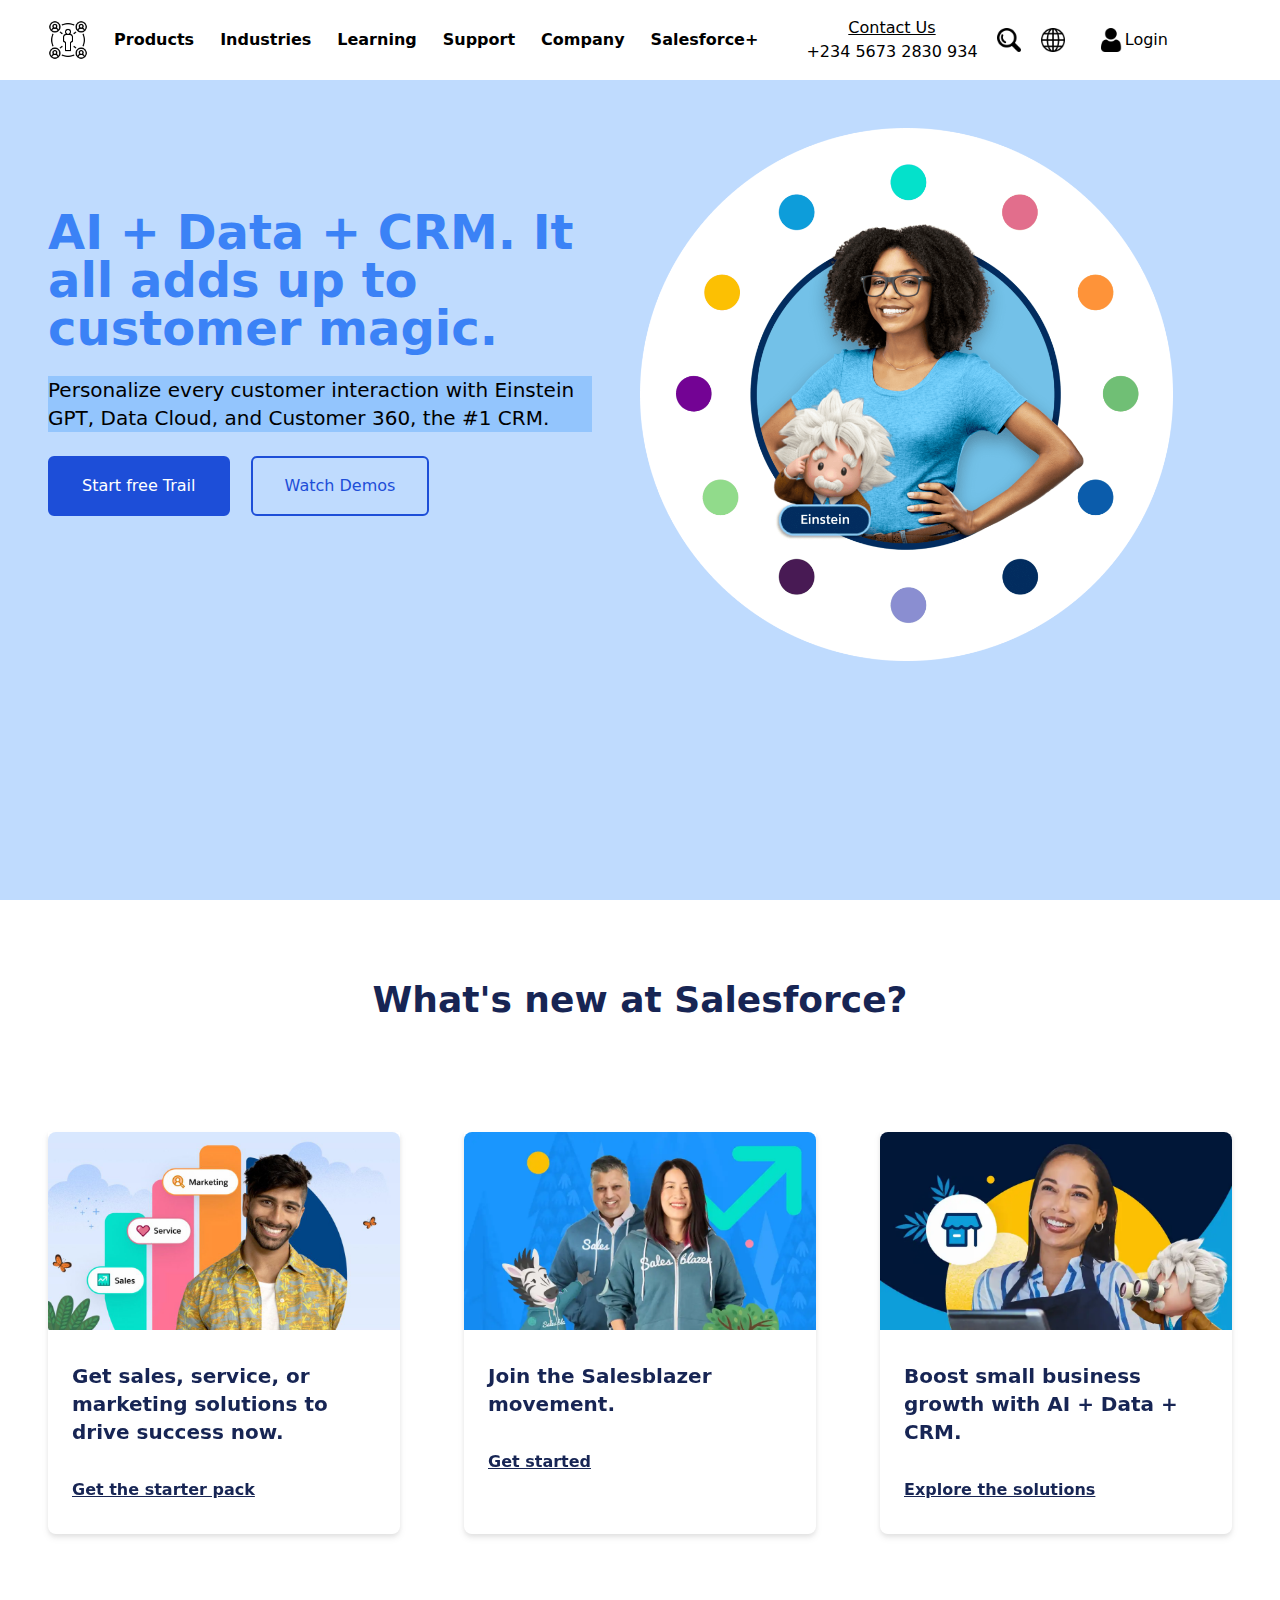
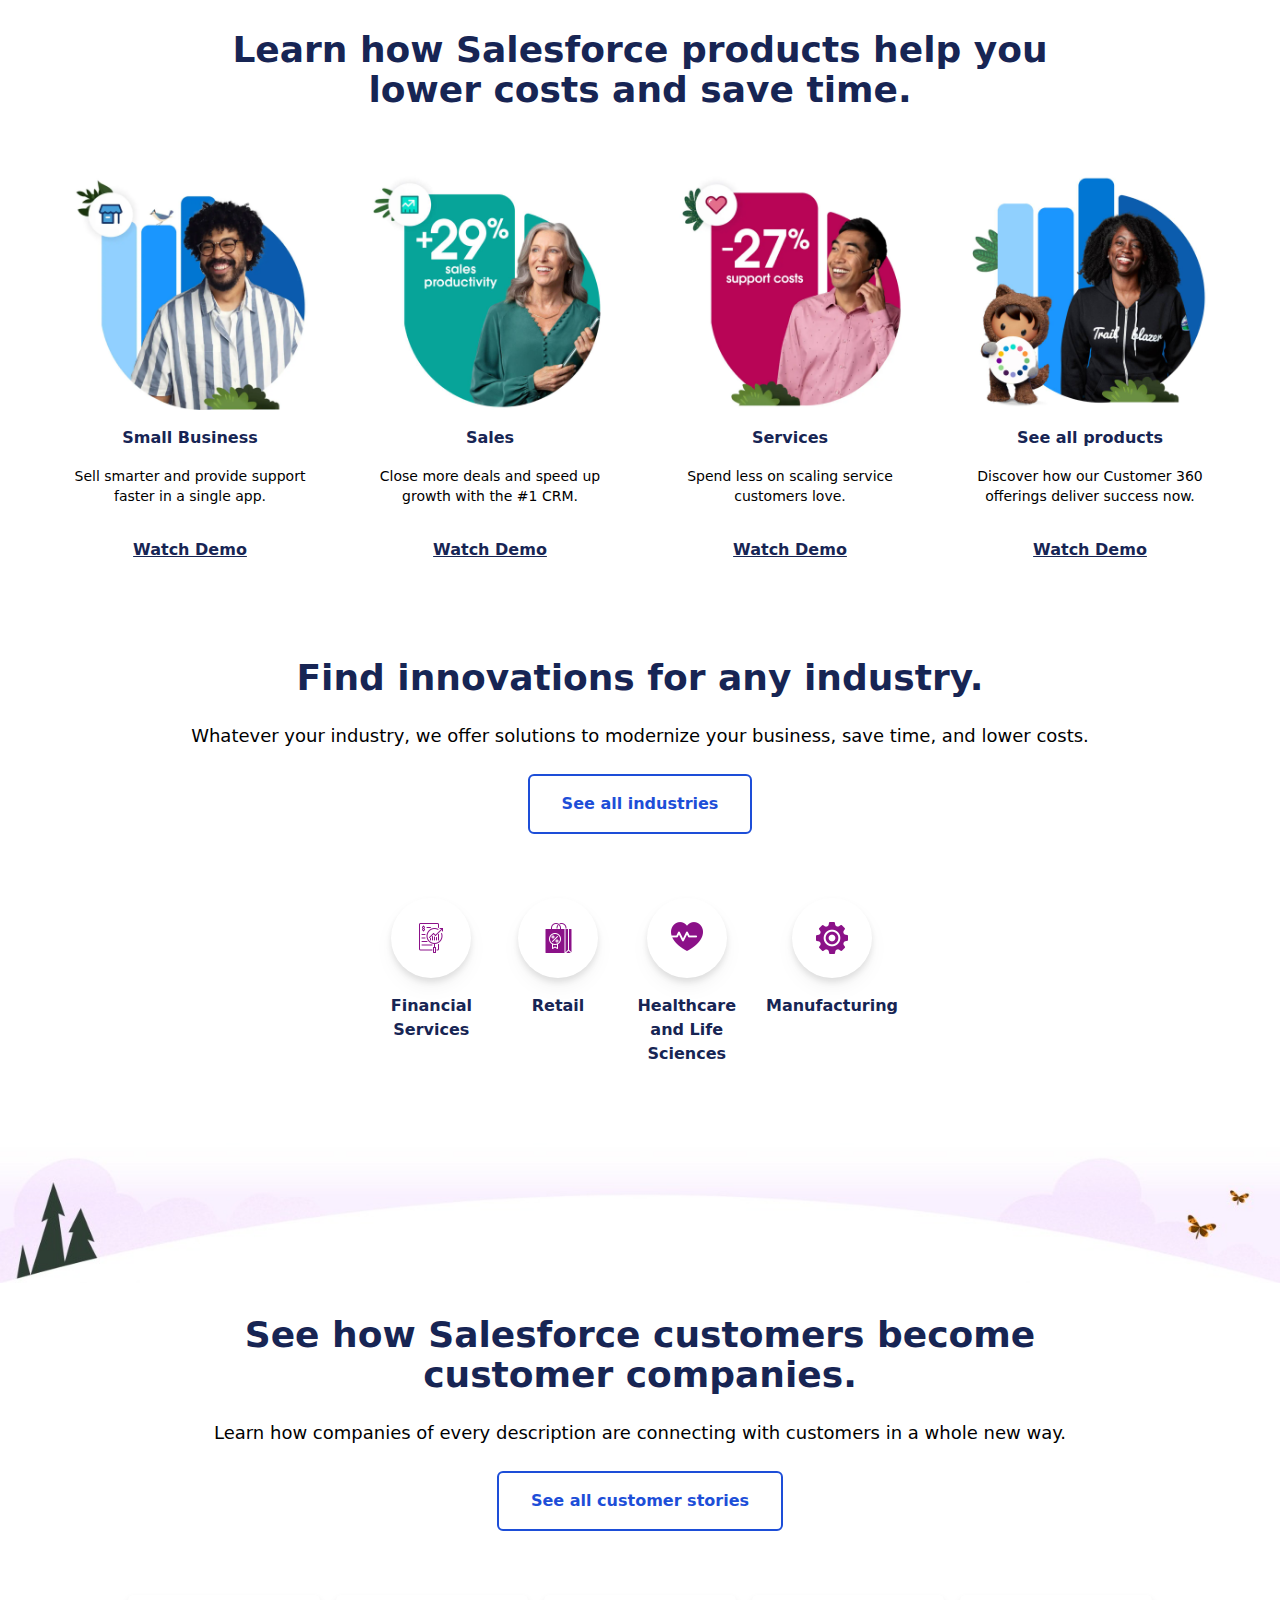
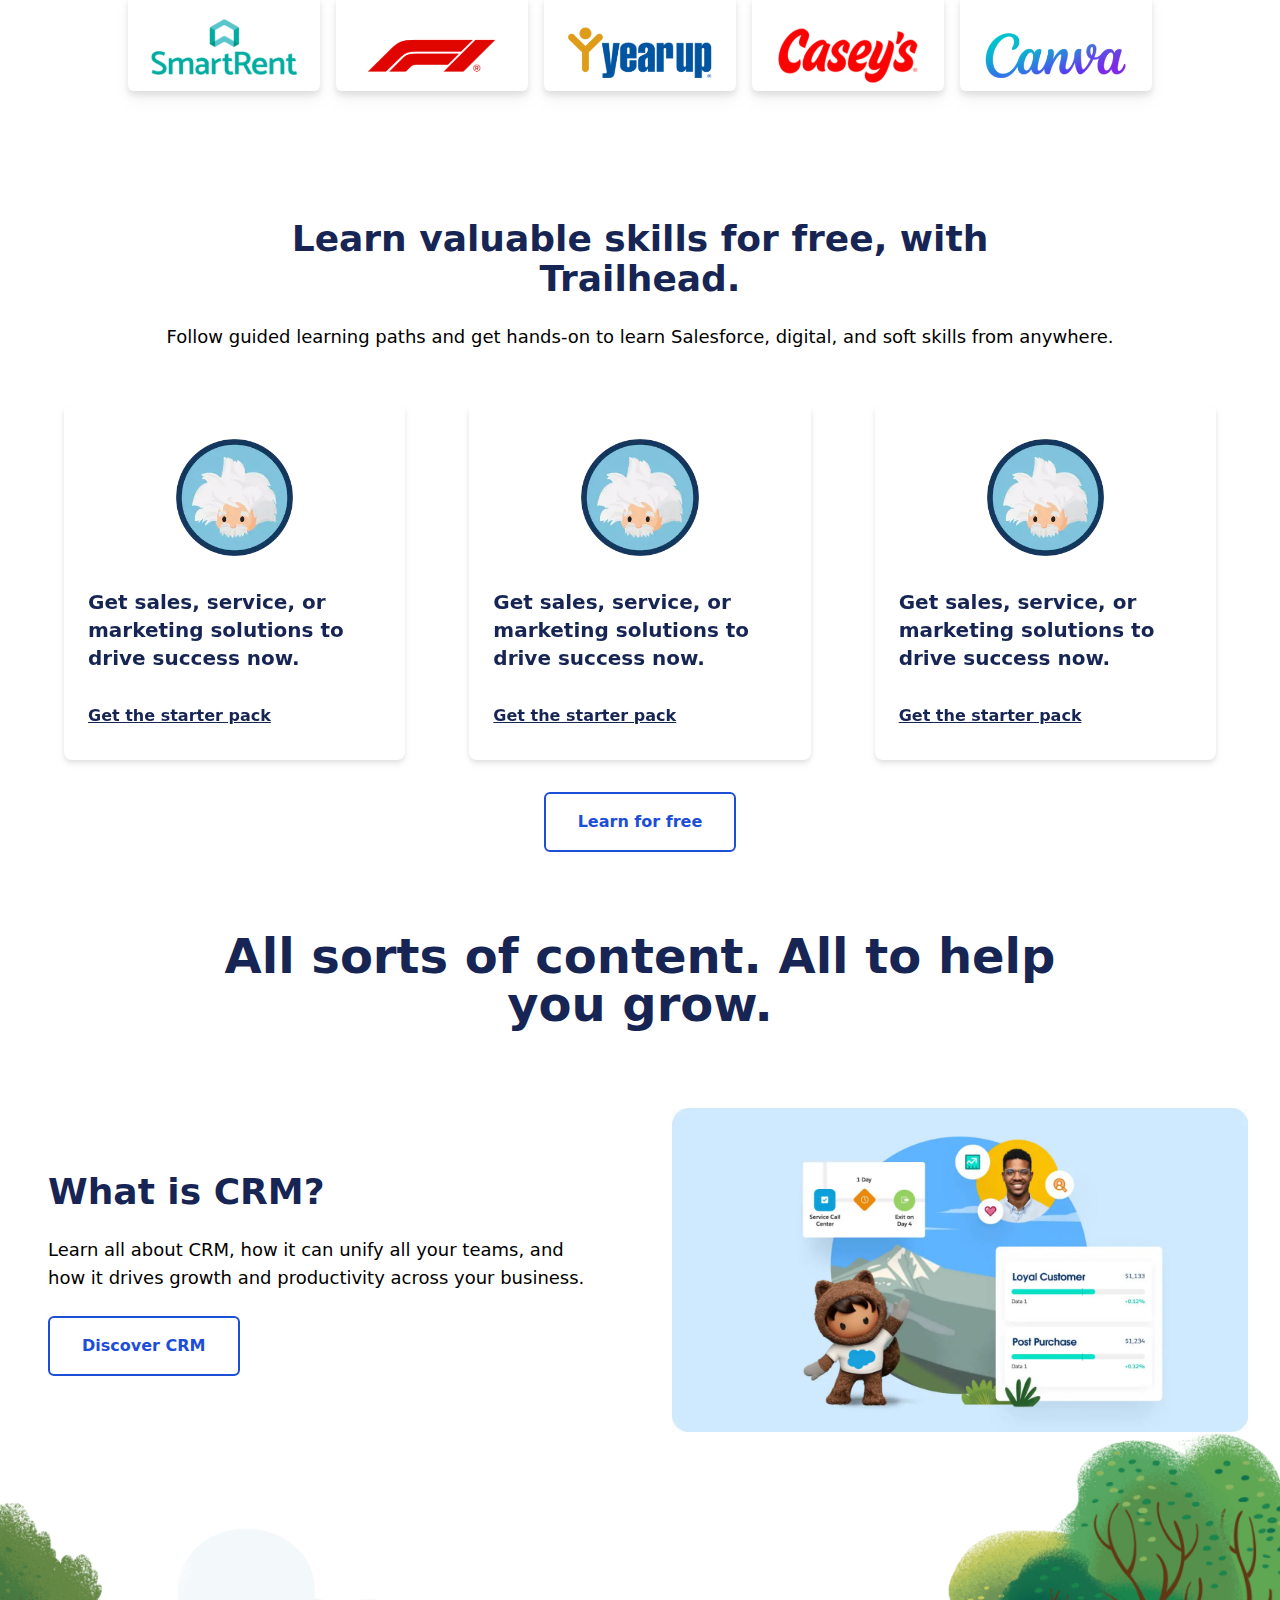
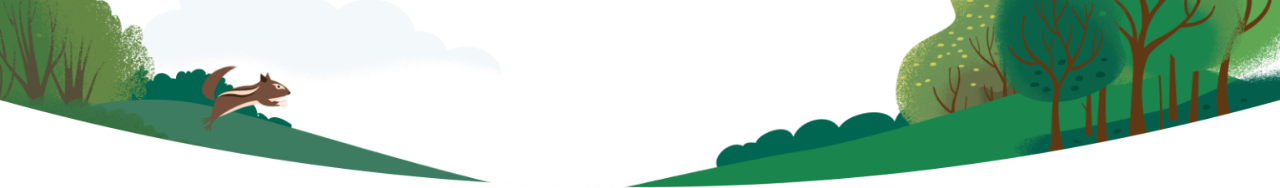
<file: src/salesforce.html>
<!doctype html>
<html>
<head>
  <meta charset="UTF-8">
  <meta name="viewport" content="width=device-width, initial-scale=1.0">
  <link href="/dist/output.css" rel="stylesheet">
  <title>Salesforce</title>
</head>
<body>

    <!-- Navbar -->
    <nav class="fixed bg-white w-full flex px-12 py-4">
        <div class="w-3/5 flex justify-between items-center ">
            <img src="images/interaction.png" alt="" class="w-10">
            <h2 class="font-bold">Products</h2>
            <h2 class="font-bold">Industries</h2>
            <h2 class="font-bold">Learning</h2>
            <h2 class="font-bold">Support</h2>
            <h2 class="font-bold">Company</h2>
            <h2 class="font-bold">Salesforce+</h2>
        </div>
        <div class="flex w-2/5 justify-between items-center px-12">
            <div class="text-center">
                <p class="underline">Contact Us</p>
                <p>+234 5673 2830 934</p>
            </div>
            <img src="images/magnifier.png" alt="" class="w-6">
            <img src="images/world.png" alt="" class="w-6">
            <button class="flex hover:bg-blue-200 px-4 rounded-full py-2"><img src="images/user.png" alt="" class="w-6">Login</button>
        </div>
    </nav>
<!-- End nav -->

    <!-- Top bg -->
    <div class="min-h-screen flex pt-20 bg-blue-200">
        <div class="w-1/2 mt-32 px-12">
            <h1 class="text-5xl font-bold text-blue-500">AI + Data + CRM. It all adds up to customer magic.</h1>
            <p class="my-6 text-xl bg-blue-300">Personalize every customer interaction with Einstein GPT, Data Cloud, and Customer 360, the #1 CRM.</p>
            <div class="space-x-4">
                <button class="rounded-md bg-blue-700 border-2 border-blue-700 text-white py-4 px-8 hover:bg-blue-950 hover:border-blue-950">Start free Trail</button>
                <button class="text-blue-700 border-2 border-blue-700 py-4 px-8 rounded-md hover:bg-blue-200 hover:border-blue-950 hover:text-blue-950">Watch Demos</button>
            </div>
        </div>
        <div class="py-12 w-1/2">
            <img src="images/img1.png" alt="" class=" w-10/12">
        </div>
    </div>
    <!-- end top -->

    <!-- What's new -->
    <div>
        <h1 class="text-center font-bold text-blue-950 text-4xl py-20">What's new at Salesforce?</h1>

        <div class="flex px-4">

            <div class="m-8 drop-shadow-md bg-white rounded-b-lg">
                <div>
                    <img src="images/Wn1.jpg" alt="" class="w-full rounded-t-lg">
                </div>
                
                <div class="text-blue-950 px-6">
                    <h1 class="text-xl font-bold py-8 hover:text-blue-700">Get sales, service, or marketing solutions to drive success now.</h1>
                    <p class="underline font-bold hover:text-blue-700 mb-8">Get the starter pack</p>
                </div>
            </div>

            <div class="m-8 drop-shadow-md bg-white rounded-b-lg">
                <div>
                    <img src="images/wn2.png" alt="" class="w-full rounded-t-lg">
                </div>
                
                <div class="text-blue-950 h-32 px-6">
                    <h1 class="text-xl font-bold py-8 hover:text-blue-700">Join the Salesblazer movement.</h1>
                    <p class="underline font-bold hover:text-blue-700">Get started</p>
                </div>
            </div>

            <div class="m-8 drop-shadow-md bg-white rounded-b-lg">
                <div>
                    <img src="images/wn3.png" alt="" class="w-full rounded-t-lg">
                </div>
                
                <div class="text-blue-950 h-32 px-6">
                    <h1 class="text-xl font-bold py-8 hover:text-blue-700">Boost small business growth with AI + Data + CRM.</h1>
                    <p class="underline font-bold hover:text-blue-700 mb-8">Explore the solutions</p>
                </div>
            </div>

        </div>
    </div>
    <!-- End What's new -->

    <!-- Learn how Salesforce products help you lower costs and save time. -->
    <div>
        <h1 class="text-center font-bold text-blue-950 text-4xl py-16 px-52">Learn how Salesforce products help you lower costs and save time.</h1>
        
        <div class="flex px-12 space-x-4">

            <div class="text-center">
                <img src="images/php-products-small-business.jpg" alt="" class="px-6">
                <div class="px-4">
                    <h1 class="font-bold text-blue-950 my-4">Small Business</h1>
                    <p class="text-sm mb-8">Sell smarter and provide support faster in a single app.</p>
                    <a href="#" class="underline text-blue-950 font-semibold hover:text-blue-700 my-4">Watch Demo</a>
                </div>
            </div>
   
            <div class="text-center">
                <img src="images/php-products-sales.jpg" alt="" class="px-6">
                <div class="px-4">
                    <h1 class="font-bold text-blue-950 my-4">Sales</h1>
                    <p class="text-sm mb-8">Close more deals and speed up growth with the #1 CRM.</p>
                    <a href="#" class="underline text-blue-950 font-semibold hover:text-blue-700 my-4">Watch Demo</a>
                </div>
            </div>
   
            <div class="text-center">
                <img src="images/php-products-service.jpg" alt="" class="px-6">
                <div class="px-4">
                    <h1 class="font-bold text-blue-950 my-4">Services</h1>
                    <p class="text-sm mb-8">Spend less on scaling service customers love.</p>
                    <a href="#" class="underline text-blue-950 font-semibold hover:text-blue-700 my-4">Watch Demo</a>
                </div>
            </div>
   
            <div class="text-center">
                <img src="images/php-products-all-products.jpg" alt="" class="px-6">
                <div class="px-4">
                    <h1 class="font-bold text-blue-950 my-4">See all products</h1>
                    <p class="text-sm mb-8">Discover how our Customer 360 offerings deliver success now.</p>
                    <a href="#" class="underline text-blue-950 font-semibold hover:text-blue-700 my-4">Watch Demo</a>
                </div>
            </div>
   
        </div>
    </div>
    <!-- End Learn how Salesforce products help you lower costs and save time. -->

    <!-- Find innovations for any industry. -->
    <div>
        <h1 class="text-center font-bold text-blue-950 text-4xl pt-24 px-52">Find innovations for any industry.</h1>
        <p class="text-lg text-center py-6">Whatever your industry, we offer solutions to modernize your business, save time, and lower costs.</p>
        <div class="flex justify-center">
            <button class="text-blue-700 font-bold border-2 border-blue-700 py-4 px-8 rounded-md hover:bg-blue-200 hover:border-blue-950 hover:text-blue-950">See all industries</button>
        </div>
    </div>
   
    
    <div class="py-16 mx-96 flex space-x-8">
        <div class="w-1/4 flex flex-col  items-center">
            <div class="bg-white w-20 h-20 rounded-full drop-shadow-lg relative">
                <img src="images/money.png" alt="" class="absolute p-6">
            </div>
            <p class="font-bold text-blue-950 mt-4 text-center hover:text-blue-700">Financial Services</p>
        </div>
        <div class="w-1/4 flex flex-col  items-center">
            <div class="bg-white w-20 h-20 rounded-full drop-shadow-lg relative">
                <img src="images/shopping-bag.png" alt="" class="absolute p-6">
            </div>
            <p class="font-bold text-blue-950 mt-4 text-center hover:text-blue-700">Retail</p>
        </div>
        <div class="w-1/4 flex flex-col  items-center">
            <div class="bg-white w-20 h-20 rounded-full drop-shadow-lg relative">
                <img src="images/heart-attack.png" alt="" class="absolute p-6">
            </div>
            <p class="font-bold text-blue-950 mt-4 text-center hover:text-blue-700">Healthcare and Life Sciences</p>
        </div>
        <div class="w-1/4 flex flex-col  items-center">
            <div class="bg-white w-20 h-20 rounded-full drop-shadow-lg relative">
                <img src="images/gear.png" alt="" class="absolute p-6">
            </div>
            <p class="font-bold text-blue-950 mt-4 text-center hover:text-blue-700">Manufacturing</p>
        </div>
        
    </div>
     <!-- End Find innovations for any industry. -->


    <img src="images/hp-industries-page-break-bg.jpg" alt="">

    <!-- See how Salesforce customers become customer companies. -->
    <div>
        <h1 class="text-center font-bold text-blue-950 text-4xl pt-8 px-52">See how Salesforce customers become customer companies.</h1>
        <p class="text-lg text-center py-6">Learn how companies of every description are connecting with customers in a whole new way.</p>
        <div class="flex justify-center">
            <button class="text-blue-700 font-bold border-2 border-blue-700 py-4 px-8 rounded-md hover:bg-blue-200 hover:border-blue-950 hover:text-blue-950">See all customer stories</button>
        </div>
    </div>

    <div class="py-16 flex justify-center space-x-4">
            <div class="bg-white w-48 h-24 rounded-md drop-shadow-lg">
                <img src="images/smartrent.png" alt="" class="p-4">
            </div>
            <div class="bg-white w-48 h-24 rounded-md drop-shadow-lg">
                <img src="images/FI.png" alt="" class="p-4">
            </div>
            <div class="bg-white w-48 h-24 rounded-md drop-shadow-lg">
                <img src="images/YEARUP.png" alt="" class="p-4">
            </div>
            <div class="bg-white w-48 h-24 rounded-md drop-shadow-lg">
                <img src="images/CASEYS.png" alt="" class="p-4">
            </div>
            <div class="bg-white w-48 h-24 rounded-md drop-shadow-lg">
                <img src="images/CANVA.png" alt="" class="p-4">
            </div>
    </div>
    <!-- end See how Salesforce customers become customer companies. -->

    <!-- Learn valuable skills for free, with Trailhead. -->
    <div>
        <h1 class="text-center font-bold text-blue-950 text-4xl mt-16 px-52">Learn valuable skills for free, with Trailhead.</h1>
        <p class="text-lg text-center py-6">Follow guided learning paths and get hands-on to learn Salesforce, digital, and soft skills from anywhere.</p>
        
        <div class="flex px-8">

            <div class="m-8 drop-shadow-md bg-white rounded-b-lg">
                <div class="flex justify-center">
                    <img src="images/Einstein1.png" alt="" class="px-28 my-8">
                </div>
                
                <div class="text-blue-950 px-6">
                    <h1 class="text-xl font-bold pb-8 hover:text-blue-700">Get sales, service, or marketing solutions to drive success now.</h1>
                    <p class="underline font-bold hover:text-blue-700 mb-8">Get the starter pack</p>
                </div>
            </div>
            
            <div class="m-8 drop-shadow-md bg-white rounded-b-lg">
                <div class="flex justify-center">
                    <img src="images/Einstein1.png" alt="" class="px-28 my-8">
                </div>
                
                <div class="text-blue-950 px-6">
                    <h1 class="text-xl font-bold pb-8 hover:text-blue-700">Get sales, service, or marketing solutions to drive success now.</h1>
                    <p class="underline font-bold hover:text-blue-700 mb-8">Get the starter pack</p>
                </div>
            </div>

            <div class="m-8 drop-shadow-md bg-white rounded-b-lg">
                <div class="flex justify-center">
                    <img src="images/Einstein1.png" alt="" class="px-28 my-8">
                </div>
                
                <div class="text-blue-950 px-6">
                    <h1 class="text-xl font-bold pb-8 hover:text-blue-700">Get sales, service, or marketing solutions to drive success now.</h1>
                    <p class="underline font-bold hover:text-blue-700 mb-8">Get the starter pack</p>
                </div>
            </div>

        </div>

        <div class="flex justify-center">
            <button class="text-blue-700 font-bold border-2 border-blue-700 py-4 px-8 rounded-md hover:bg-blue-200 hover:border-blue-950 hover:text-blue-950">Learn for free</button>
        </div>
    </div>
    <!--End Learn valuable skills for free, with Trailhead. -->

    <!-- CRM -->
    <div>
        <h1 class="text-center font-bold text-blue-950 text-5xl my-20 px-52">All sorts of content. All to help you grow.</h1>
        
        <div class="flex">
            <div class="w-1/2 px-12">
                <h1 class="font-bold text-blue-950 text-4xl mt-16">What is CRM?</h1>
                <p class="py-6 text-lg">Learn all about CRM, how it can unify all your teams, and how it drives growth and productivity across your business.</p>
                <div class="flex">
                    <button class="text-blue-700 font-bold border-2 border-blue-700 py-4 px-8 rounded-md hover:bg-blue-200 hover:border-blue-950 hover:text-blue-950">Discover CRM</button>
                </div>
            </div>
            <div class="w-1/2 px-8 h-10/12">
                <img src="images/CRM.png" alt="">
            </div>
        </div>
    </div>
    <!-- End CRM -->

    <div>
        <img src="images/curved_background.webp" alt="">
    </div>

</body>
</html>
</file>
<file: dist/output.css>
/*
! tailwindcss v3.3.2 | MIT License | https://tailwindcss.com
*/

/*
1. Prevent padding and border from affecting element width. (https://github.com/mozdevs/cssremedy/issues/4)
2. Allow adding a border to an element by just adding a border-width. (https://github.com/tailwindcss/tailwindcss/pull/116)
*/

*,
::before,
::after {
  box-sizing: border-box;
  /* 1 */
  border-width: 0;
  /* 2 */
  border-style: solid;
  /* 2 */
  border-color: #e5e7eb;
  /* 2 */
}

::before,
::after {
  --tw-content: '';
}

/*
1. Use a consistent sensible line-height in all browsers.
2. Prevent adjustments of font size after orientation changes in iOS.
3. Use a more readable tab size.
4. Use the user's configured `sans` font-family by default.
5. Use the user's configured `sans` font-feature-settings by default.
6. Use the user's configured `sans` font-variation-settings by default.
*/

html {
  line-height: 1.5;
  /* 1 */
  -webkit-text-size-adjust: 100%;
  /* 2 */
  -moz-tab-size: 4;
  /* 3 */
  -o-tab-size: 4;
     tab-size: 4;
  /* 3 */
  font-family: ui-sans-serif, system-ui, -apple-system, BlinkMacSystemFont, "Segoe UI", Roboto, "Helvetica Neue", Arial, "Noto Sans", sans-serif, "Apple Color Emoji", "Segoe UI Emoji", "Segoe UI Symbol", "Noto Color Emoji";
  /* 4 */
  font-feature-settings: normal;
  /* 5 */
  font-variation-settings: normal;
  /* 6 */
}

/*
1. Remove the margin in all browsers.
2. Inherit line-height from `html` so users can set them as a class directly on the `html` element.
*/

body {
  margin: 0;
  /* 1 */
  line-height: inherit;
  /* 2 */
}

/*
1. Add the correct height in Firefox.
2. Correct the inheritance of border color in Firefox. (https://bugzilla.mozilla.org/show_bug.cgi?id=190655)
3. Ensure horizontal rules are visible by default.
*/

hr {
  height: 0;
  /* 1 */
  color: inherit;
  /* 2 */
  border-top-width: 1px;
  /* 3 */
}

/*
Add the correct text decoration in Chrome, Edge, and Safari.
*/

abbr:where([title]) {
  -webkit-text-decoration: underline dotted;
          text-decoration: underline dotted;
}

/*
Remove the default font size and weight for headings.
*/

h1,
h2,
h3,
h4,
h5,
h6 {
  font-size: inherit;
  font-weight: inherit;
}

/*
Reset links to optimize for opt-in styling instead of opt-out.
*/

a {
  color: inherit;
  text-decoration: inherit;
}

/*
Add the correct font weight in Edge and Safari.
*/

b,
strong {
  font-weight: bolder;
}

/*
1. Use the user's configured `mono` font family by default.
2. Correct the odd `em` font sizing in all browsers.
*/

code,
kbd,
samp,
pre {
  font-family: ui-monospace, SFMono-Regular, Menlo, Monaco, Consolas, "Liberation Mono", "Courier New", monospace;
  /* 1 */
  font-size: 1em;
  /* 2 */
}

/*
Add the correct font size in all browsers.
*/

small {
  font-size: 80%;
}

/*
Prevent `sub` and `sup` elements from affecting the line height in all browsers.
*/

sub,
sup {
  font-size: 75%;
  line-height: 0;
  position: relative;
  vertical-align: baseline;
}

sub {
  bottom: -0.25em;
}

sup {
  top: -0.5em;
}

/*
1. Remove text indentation from table contents in Chrome and Safari. (https://bugs.chromium.org/p/chromium/issues/detail?id=999088, https://bugs.webkit.org/show_bug.cgi?id=201297)
2. Correct table border color inheritance in all Chrome and Safari. (https://bugs.chromium.org/p/chromium/issues/detail?id=935729, https://bugs.webkit.org/show_bug.cgi?id=195016)
3. Remove gaps between table borders by default.
*/

table {
  text-indent: 0;
  /* 1 */
  border-color: inherit;
  /* 2 */
  border-collapse: collapse;
  /* 3 */
}

/*
1. Change the font styles in all browsers.
2. Remove the margin in Firefox and Safari.
3. Remove default padding in all browsers.
*/

button,
input,
optgroup,
select,
textarea {
  font-family: inherit;
  /* 1 */
  font-size: 100%;
  /* 1 */
  font-weight: inherit;
  /* 1 */
  line-height: inherit;
  /* 1 */
  color: inherit;
  /* 1 */
  margin: 0;
  /* 2 */
  padding: 0;
  /* 3 */
}

/*
Remove the inheritance of text transform in Edge and Firefox.
*/

button,
select {
  text-transform: none;
}

/*
1. Correct the inability to style clickable types in iOS and Safari.
2. Remove default button styles.
*/

button,
[type='button'],
[type='reset'],
[type='submit'] {
  -webkit-appearance: button;
  /* 1 */
  background-color: transparent;
  /* 2 */
  background-image: none;
  /* 2 */
}

/*
Use the modern Firefox focus style for all focusable elements.
*/

:-moz-focusring {
  outline: auto;
}

/*
Remove the additional `:invalid` styles in Firefox. (https://github.com/mozilla/gecko-dev/blob/2f9eacd9d3d995c937b4251a5557d95d494c9be1/layout/style/res/forms.css#L728-L737)
*/

:-moz-ui-invalid {
  box-shadow: none;
}

/*
Add the correct vertical alignment in Chrome and Firefox.
*/

progress {
  vertical-align: baseline;
}

/*
Correct the cursor style of increment and decrement buttons in Safari.
*/

::-webkit-inner-spin-button,
::-webkit-outer-spin-button {
  height: auto;
}

/*
1. Correct the odd appearance in Chrome and Safari.
2. Correct the outline style in Safari.
*/

[type='search'] {
  -webkit-appearance: textfield;
  /* 1 */
  outline-offset: -2px;
  /* 2 */
}

/*
Remove the inner padding in Chrome and Safari on macOS.
*/

::-webkit-search-decoration {
  -webkit-appearance: none;
}

/*
1. Correct the inability to style clickable types in iOS and Safari.
2. Change font properties to `inherit` in Safari.
*/

::-webkit-file-upload-button {
  -webkit-appearance: button;
  /* 1 */
  font: inherit;
  /* 2 */
}

/*
Add the correct display in Chrome and Safari.
*/

summary {
  display: list-item;
}

/*
Removes the default spacing and border for appropriate elements.
*/

blockquote,
dl,
dd,
h1,
h2,
h3,
h4,
h5,
h6,
hr,
figure,
p,
pre {
  margin: 0;
}

fieldset {
  margin: 0;
  padding: 0;
}

legend {
  padding: 0;
}

ol,
ul,
menu {
  list-style: none;
  margin: 0;
  padding: 0;
}

/*
Prevent resizing textareas horizontally by default.
*/

textarea {
  resize: vertical;
}

/*
1. Reset the default placeholder opacity in Firefox. (https://github.com/tailwindlabs/tailwindcss/issues/3300)
2. Set the default placeholder color to the user's configured gray 400 color.
*/

input::-moz-placeholder, textarea::-moz-placeholder {
  opacity: 1;
  /* 1 */
  color: #9ca3af;
  /* 2 */
}

input::placeholder,
textarea::placeholder {
  opacity: 1;
  /* 1 */
  color: #9ca3af;
  /* 2 */
}

/*
Set the default cursor for buttons.
*/

button,
[role="button"] {
  cursor: pointer;
}

/*
Make sure disabled buttons don't get the pointer cursor.
*/

:disabled {
  cursor: default;
}

/*
1. Make replaced elements `display: block` by default. (https://github.com/mozdevs/cssremedy/issues/14)
2. Add `vertical-align: middle` to align replaced elements more sensibly by default. (https://github.com/jensimmons/cssremedy/issues/14#issuecomment-634934210)
   This can trigger a poorly considered lint error in some tools but is included by design.
*/

img,
svg,
video,
canvas,
audio,
iframe,
embed,
object {
  display: block;
  /* 1 */
  vertical-align: middle;
  /* 2 */
}

/*
Constrain images and videos to the parent width and preserve their intrinsic aspect ratio. (https://github.com/mozdevs/cssremedy/issues/14)
*/

img,
video {
  max-width: 100%;
  height: auto;
}

/* Make elements with the HTML hidden attribute stay hidden by default */

[hidden] {
  display: none;
}

*, ::before, ::after {
  --tw-border-spacing-x: 0;
  --tw-border-spacing-y: 0;
  --tw-translate-x: 0;
  --tw-translate-y: 0;
  --tw-rotate: 0;
  --tw-skew-x: 0;
  --tw-skew-y: 0;
  --tw-scale-x: 1;
  --tw-scale-y: 1;
  --tw-pan-x:  ;
  --tw-pan-y:  ;
  --tw-pinch-zoom:  ;
  --tw-scroll-snap-strictness: proximity;
  --tw-gradient-from-position:  ;
  --tw-gradient-via-position:  ;
  --tw-gradient-to-position:  ;
  --tw-ordinal:  ;
  --tw-slashed-zero:  ;
  --tw-numeric-figure:  ;
  --tw-numeric-spacing:  ;
  --tw-numeric-fraction:  ;
  --tw-ring-inset:  ;
  --tw-ring-offset-width: 0px;
  --tw-ring-offset-color: #fff;
  --tw-ring-color: rgb(59 130 246 / 0.5);
  --tw-ring-offset-shadow: 0 0 #0000;
  --tw-ring-shadow: 0 0 #0000;
  --tw-shadow: 0 0 #0000;
  --tw-shadow-colored: 0 0 #0000;
  --tw-blur:  ;
  --tw-brightness:  ;
  --tw-contrast:  ;
  --tw-grayscale:  ;
  --tw-hue-rotate:  ;
  --tw-invert:  ;
  --tw-saturate:  ;
  --tw-sepia:  ;
  --tw-drop-shadow:  ;
  --tw-backdrop-blur:  ;
  --tw-backdrop-brightness:  ;
  --tw-backdrop-contrast:  ;
  --tw-backdrop-grayscale:  ;
  --tw-backdrop-hue-rotate:  ;
  --tw-backdrop-invert:  ;
  --tw-backdrop-opacity:  ;
  --tw-backdrop-saturate:  ;
  --tw-backdrop-sepia:  ;
}

::backdrop {
  --tw-border-spacing-x: 0;
  --tw-border-spacing-y: 0;
  --tw-translate-x: 0;
  --tw-translate-y: 0;
  --tw-rotate: 0;
  --tw-skew-x: 0;
  --tw-skew-y: 0;
  --tw-scale-x: 1;
  --tw-scale-y: 1;
  --tw-pan-x:  ;
  --tw-pan-y:  ;
  --tw-pinch-zoom:  ;
  --tw-scroll-snap-strictness: proximity;
  --tw-gradient-from-position:  ;
  --tw-gradient-via-position:  ;
  --tw-gradient-to-position:  ;
  --tw-ordinal:  ;
  --tw-slashed-zero:  ;
  --tw-numeric-figure:  ;
  --tw-numeric-spacing:  ;
  --tw-numeric-fraction:  ;
  --tw-ring-inset:  ;
  --tw-ring-offset-width: 0px;
  --tw-ring-offset-color: #fff;
  --tw-ring-color: rgb(59 130 246 / 0.5);
  --tw-ring-offset-shadow: 0 0 #0000;
  --tw-ring-shadow: 0 0 #0000;
  --tw-shadow: 0 0 #0000;
  --tw-shadow-colored: 0 0 #0000;
  --tw-blur:  ;
  --tw-brightness:  ;
  --tw-contrast:  ;
  --tw-grayscale:  ;
  --tw-hue-rotate:  ;
  --tw-invert:  ;
  --tw-saturate:  ;
  --tw-sepia:  ;
  --tw-drop-shadow:  ;
  --tw-backdrop-blur:  ;
  --tw-backdrop-brightness:  ;
  --tw-backdrop-contrast:  ;
  --tw-backdrop-grayscale:  ;
  --tw-backdrop-hue-rotate:  ;
  --tw-backdrop-invert:  ;
  --tw-backdrop-opacity:  ;
  --tw-backdrop-saturate:  ;
  --tw-backdrop-sepia:  ;
}

.card {
  background-color: #fff;
  border-radius: 0.5rem;
  padding: 1.5rem;
  box-shadow: 0 20px 25px -5px rgb(0 0 0 / 0.1), 0 8px 10px -6px rgb(0 0 0 / 0.1);
}

/* ... */

.fixed {
  position: fixed;
}

.absolute {
  position: absolute;
}

.relative {
  position: relative;
}

.sticky {
  position: sticky;
}

.inset-0 {
  inset: 0px;
}

.top-0 {
  top: 0px;
}

.z-10 {
  z-index: 10;
}

.order-1 {
  order: 1;
}

.order-2 {
  order: 2;
}

.col-span-3 {
  grid-column: span 3 / span 3;
}

.col-span-4 {
  grid-column: span 4 / span 4;
}

.col-span-5 {
  grid-column: span 5 / span 5;
}

.row-start-3 {
  grid-row-start: 3;
}

.m-2 {
  margin: 0.5rem;
}

.m-4 {
  margin: 1rem;
}

.m-8 {
  margin: 2rem;
}

.mx-12 {
  margin-left: 3rem;
  margin-right: 3rem;
}

.mx-16 {
  margin-left: 4rem;
  margin-right: 4rem;
}

.mx-20 {
  margin-left: 5rem;
  margin-right: 5rem;
}

.mx-4 {
  margin-left: 1rem;
  margin-right: 1rem;
}

.mx-8 {
  margin-left: 2rem;
  margin-right: 2rem;
}

.mx-96 {
  margin-left: 24rem;
  margin-right: 24rem;
}

.my-12 {
  margin-top: 3rem;
  margin-bottom: 3rem;
}

.my-2 {
  margin-top: 0.5rem;
  margin-bottom: 0.5rem;
}

.my-20 {
  margin-top: 5rem;
  margin-bottom: 5rem;
}

.my-3 {
  margin-top: 0.75rem;
  margin-bottom: 0.75rem;
}

.my-4 {
  margin-top: 1rem;
  margin-bottom: 1rem;
}

.my-6 {
  margin-top: 1.5rem;
  margin-bottom: 1.5rem;
}

.my-8 {
  margin-top: 2rem;
  margin-bottom: 2rem;
}

.mb-16 {
  margin-bottom: 4rem;
}

.mb-20 {
  margin-bottom: 5rem;
}

.mb-3 {
  margin-bottom: 0.75rem;
}

.mb-4 {
  margin-bottom: 1rem;
}

.mb-6 {
  margin-bottom: 1.5rem;
}

.mb-8 {
  margin-bottom: 2rem;
}

.mb-96 {
  margin-bottom: 24rem;
}

.ml-12 {
  margin-left: 3rem;
}

.ml-16 {
  margin-left: 4rem;
}

.ml-20 {
  margin-left: 5rem;
}

.ml-32 {
  margin-left: 8rem;
}

.ml-4 {
  margin-left: 1rem;
}

.ml-52 {
  margin-left: 13rem;
}

.ml-96 {
  margin-left: 24rem;
}

.mr-12 {
  margin-right: 3rem;
}

.mr-2 {
  margin-right: 0.5rem;
}

.mr-28 {
  margin-right: 7rem;
}

.mr-4 {
  margin-right: 1rem;
}

.mr-8 {
  margin-right: 2rem;
}

.mr-80 {
  margin-right: 20rem;
}

.mt-16 {
  margin-top: 4rem;
}

.mt-2 {
  margin-top: 0.5rem;
}

.mt-3 {
  margin-top: 0.75rem;
}

.mt-32 {
  margin-top: 8rem;
}

.mt-4 {
  margin-top: 1rem;
}

.mt-40 {
  margin-top: 10rem;
}

.mt-6 {
  margin-top: 1.5rem;
}

.mt-8 {
  margin-top: 2rem;
}

.flex {
  display: flex;
}

.grid {
  display: grid;
}

.h-20 {
  height: 5rem;
}

.h-24 {
  height: 6rem;
}

.h-32 {
  height: 8rem;
}

.h-72 {
  height: 18rem;
}

.h-8 {
  height: 2rem;
}

.h-96 {
  height: 24rem;
}

.h-full {
  height: 100%;
}

.min-h-screen {
  min-height: 100vh;
}

.w-1\/12 {
  width: 8.333333%;
}

.w-1\/2 {
  width: 50%;
}

.w-1\/3 {
  width: 33.333333%;
}

.w-1\/4 {
  width: 25%;
}

.w-10 {
  width: 2.5rem;
}

.w-10\/12 {
  width: 83.333333%;
}

.w-2\/3 {
  width: 66.666667%;
}

.w-2\/5 {
  width: 40%;
}

.w-20 {
  width: 5rem;
}

.w-3\/5 {
  width: 60%;
}

.w-4\/12 {
  width: 33.333333%;
}

.w-4\/5 {
  width: 80%;
}

.w-48 {
  width: 12rem;
}

.w-6 {
  width: 1.5rem;
}

.w-7\/12 {
  width: 58.333333%;
}

.w-72 {
  width: 18rem;
}

.w-8 {
  width: 2rem;
}

.w-auto {
  width: auto;
}

.w-full {
  width: 100%;
}

.flex-auto {
  flex: 1 1 auto;
}

.flex-none {
  flex: none;
}

.grow {
  flex-grow: 1;
}

.grid-cols-1 {
  grid-template-columns: repeat(1, minmax(0, 1fr));
}

.grid-cols-2 {
  grid-template-columns: repeat(2, minmax(0, 1fr));
}

.grid-cols-5 {
  grid-template-columns: repeat(5, minmax(0, 1fr));
}

.grid-cols-6 {
  grid-template-columns: repeat(6, minmax(0, 1fr));
}

.grid-rows-3 {
  grid-template-rows: repeat(3, minmax(0, 1fr));
}

.flex-row {
  flex-direction: row;
}

.flex-col {
  flex-direction: column;
}

.flex-col-reverse {
  flex-direction: column-reverse;
}

.items-start {
  align-items: flex-start;
}

.items-end {
  align-items: flex-end;
}

.items-center {
  align-items: center;
}

.justify-start {
  justify-content: flex-start;
}

.justify-end {
  justify-content: flex-end;
}

.justify-center {
  justify-content: center;
}

.justify-between {
  justify-content: space-between;
}

.justify-around {
  justify-content: space-around;
}

.gap-4 {
  gap: 1rem;
}

.space-x-4 > :not([hidden]) ~ :not([hidden]) {
  --tw-space-x-reverse: 0;
  margin-right: calc(1rem * var(--tw-space-x-reverse));
  margin-left: calc(1rem * calc(1 - var(--tw-space-x-reverse)));
}

.space-x-8 > :not([hidden]) ~ :not([hidden]) {
  --tw-space-x-reverse: 0;
  margin-right: calc(2rem * var(--tw-space-x-reverse));
  margin-left: calc(2rem * calc(1 - var(--tw-space-x-reverse)));
}

.divide-x > :not([hidden]) ~ :not([hidden]) {
  --tw-divide-x-reverse: 0;
  border-right-width: calc(1px * var(--tw-divide-x-reverse));
  border-left-width: calc(1px * calc(1 - var(--tw-divide-x-reverse)));
}

.overflow-x-scroll {
  overflow-x: scroll;
}

.rounded-full {
  border-radius: 9999px;
}

.rounded-lg {
  border-radius: 0.5rem;
}

.rounded-md {
  border-radius: 0.375rem;
}

.rounded-b-lg {
  border-bottom-right-radius: 0.5rem;
  border-bottom-left-radius: 0.5rem;
}

.rounded-l-3xl {
  border-top-left-radius: 1.5rem;
  border-bottom-left-radius: 1.5rem;
}

.rounded-l-lg {
  border-top-left-radius: 0.5rem;
  border-bottom-left-radius: 0.5rem;
}

.rounded-r-3xl {
  border-top-right-radius: 1.5rem;
  border-bottom-right-radius: 1.5rem;
}

.rounded-r-lg {
  border-top-right-radius: 0.5rem;
  border-bottom-right-radius: 0.5rem;
}

.rounded-t-lg {
  border-top-left-radius: 0.5rem;
  border-top-right-radius: 0.5rem;
}

.border {
  border-width: 1px;
}

.border-2 {
  border-width: 2px;
}

.border-b-4 {
  border-bottom-width: 4px;
}

.border-black {
  --tw-border-opacity: 1;
  border-color: rgb(0 0 0 / var(--tw-border-opacity));
}

.border-blue-700 {
  --tw-border-opacity: 1;
  border-color: rgb(29 78 216 / var(--tw-border-opacity));
}

.bg-black {
  --tw-bg-opacity: 1;
  background-color: rgb(0 0 0 / var(--tw-bg-opacity));
}

.bg-blue-200 {
  --tw-bg-opacity: 1;
  background-color: rgb(191 219 254 / var(--tw-bg-opacity));
}

.bg-blue-300 {
  --tw-bg-opacity: 1;
  background-color: rgb(147 197 253 / var(--tw-bg-opacity));
}

.bg-blue-700 {
  --tw-bg-opacity: 1;
  background-color: rgb(29 78 216 / var(--tw-bg-opacity));
}

.bg-cyan-500 {
  --tw-bg-opacity: 1;
  background-color: rgb(6 182 212 / var(--tw-bg-opacity));
}

.bg-gray-200 {
  --tw-bg-opacity: 1;
  background-color: rgb(229 231 235 / var(--tw-bg-opacity));
}

.bg-gray-300 {
  --tw-bg-opacity: 1;
  background-color: rgb(209 213 219 / var(--tw-bg-opacity));
}

.bg-red-500 {
  --tw-bg-opacity: 1;
  background-color: rgb(239 68 68 / var(--tw-bg-opacity));
}

.bg-red-700 {
  --tw-bg-opacity: 1;
  background-color: rgb(185 28 28 / var(--tw-bg-opacity));
}

.bg-slate-100 {
  --tw-bg-opacity: 1;
  background-color: rgb(241 245 249 / var(--tw-bg-opacity));
}

.bg-slate-300 {
  --tw-bg-opacity: 1;
  background-color: rgb(203 213 225 / var(--tw-bg-opacity));
}

.bg-slate-400 {
  --tw-bg-opacity: 1;
  background-color: rgb(148 163 184 / var(--tw-bg-opacity));
}

.bg-slate-500 {
  --tw-bg-opacity: 1;
  background-color: rgb(100 116 139 / var(--tw-bg-opacity));
}

.bg-slate-950 {
  --tw-bg-opacity: 1;
  background-color: rgb(2 6 23 / var(--tw-bg-opacity));
}

.bg-violet-800 {
  --tw-bg-opacity: 1;
  background-color: rgb(91 33 182 / var(--tw-bg-opacity));
}

.bg-white {
  --tw-bg-opacity: 1;
  background-color: rgb(255 255 255 / var(--tw-bg-opacity));
}

.bg-yel-green {
  --tw-bg-opacity: 1;
  background-color: rgb(189 224 56 / var(--tw-bg-opacity));
}

.bg-cover {
  background-size: cover;
}

.bg-center {
  background-position: center;
}

.p-2 {
  padding: 0.5rem;
}

.p-20 {
  padding: 5rem;
}

.p-32 {
  padding: 8rem;
}

.p-4 {
  padding: 1rem;
}

.p-6 {
  padding: 1.5rem;
}

.p-8 {
  padding: 2rem;
}

.px-12 {
  padding-left: 3rem;
  padding-right: 3rem;
}

.px-2 {
  padding-left: 0.5rem;
  padding-right: 0.5rem;
}

.px-20 {
  padding-left: 5rem;
  padding-right: 5rem;
}

.px-32 {
  padding-left: 8rem;
  padding-right: 8rem;
}

.px-4 {
  padding-left: 1rem;
  padding-right: 1rem;
}

.px-52 {
  padding-left: 13rem;
  padding-right: 13rem;
}

.px-6 {
  padding-left: 1.5rem;
  padding-right: 1.5rem;
}

.px-8 {
  padding-left: 2rem;
  padding-right: 2rem;
}

.py-12 {
  padding-top: 3rem;
  padding-bottom: 3rem;
}

.py-16 {
  padding-top: 4rem;
  padding-bottom: 4rem;
}

.py-2 {
  padding-top: 0.5rem;
  padding-bottom: 0.5rem;
}

.py-20 {
  padding-top: 5rem;
  padding-bottom: 5rem;
}

.py-3 {
  padding-top: 0.75rem;
  padding-bottom: 0.75rem;
}

.py-4 {
  padding-top: 1rem;
  padding-bottom: 1rem;
}

.py-6 {
  padding-top: 1.5rem;
  padding-bottom: 1.5rem;
}

.py-8 {
  padding-top: 2rem;
  padding-bottom: 2rem;
}

.px-24 {
  padding-left: 6rem;
  padding-right: 6rem;
}

.px-28 {
  padding-left: 7rem;
  padding-right: 7rem;
}

.pl-4 {
  padding-left: 1rem;
}

.pl-8 {
  padding-left: 2rem;
}

.pr-12 {
  padding-right: 3rem;
}

.pr-20 {
  padding-right: 5rem;
}

.pt-20 {
  padding-top: 5rem;
}

.pt-24 {
  padding-top: 6rem;
}

.pt-8 {
  padding-top: 2rem;
}

.pb-8 {
  padding-bottom: 2rem;
}

.text-left {
  text-align: left;
}

.text-center {
  text-align: center;
}

.font-serif {
  font-family: ui-serif, Georgia, Cambria, "Times New Roman", Times, serif;
}

.text-2xl {
  font-size: 1.5rem;
  line-height: 2rem;
}

.text-3xl {
  font-size: 1.875rem;
  line-height: 2.25rem;
}

.text-4xl {
  font-size: 2.25rem;
  line-height: 2.5rem;
}

.text-5xl {
  font-size: 3rem;
  line-height: 1;
}

.text-6xl {
  font-size: 3.75rem;
  line-height: 1;
}

.text-lg {
  font-size: 1.125rem;
  line-height: 1.75rem;
}

.text-sm {
  font-size: 0.875rem;
  line-height: 1.25rem;
}

.text-xl {
  font-size: 1.25rem;
  line-height: 1.75rem;
}

.text-xs {
  font-size: 0.75rem;
  line-height: 1rem;
}

.font-bold {
  font-weight: 700;
}

.font-semibold {
  font-weight: 600;
}

.uppercase {
  text-transform: uppercase;
}

.text-ash {
  --tw-text-opacity: 1;
  color: rgb(16 69 79 / var(--tw-text-opacity));
}

.text-black {
  --tw-text-opacity: 1;
  color: rgb(0 0 0 / var(--tw-text-opacity));
}

.text-blue-500 {
  --tw-text-opacity: 1;
  color: rgb(59 130 246 / var(--tw-text-opacity));
}

.text-blue-700 {
  --tw-text-opacity: 1;
  color: rgb(29 78 216 / var(--tw-text-opacity));
}

.text-blue-950 {
  --tw-text-opacity: 1;
  color: rgb(23 37 84 / var(--tw-text-opacity));
}

.text-white {
  --tw-text-opacity: 1;
  color: rgb(255 255 255 / var(--tw-text-opacity));
}

.text-yellow-300 {
  --tw-text-opacity: 1;
  color: rgb(253 224 71 / var(--tw-text-opacity));
}

.underline {
  text-decoration-line: underline;
}

.underline-offset-2 {
  text-underline-offset: 2px;
}

.opacity-0 {
  opacity: 0;
}

.opacity-50 {
  opacity: 0.5;
}

.drop-shadow-lg {
  --tw-drop-shadow: drop-shadow(0 10px 8px rgb(0 0 0 / 0.04)) drop-shadow(0 4px 3px rgb(0 0 0 / 0.1));
  filter: var(--tw-blur) var(--tw-brightness) var(--tw-contrast) var(--tw-grayscale) var(--tw-hue-rotate) var(--tw-invert) var(--tw-saturate) var(--tw-sepia) var(--tw-drop-shadow);
}

.drop-shadow-md {
  --tw-drop-shadow: drop-shadow(0 4px 3px rgb(0 0 0 / 0.07)) drop-shadow(0 2px 2px rgb(0 0 0 / 0.06));
  filter: var(--tw-blur) var(--tw-brightness) var(--tw-contrast) var(--tw-grayscale) var(--tw-hue-rotate) var(--tw-invert) var(--tw-saturate) var(--tw-sepia) var(--tw-drop-shadow);
}

.transition-colors {
  transition-property: color, background-color, border-color, text-decoration-color, fill, stroke;
  transition-timing-function: cubic-bezier(0.4, 0, 0.2, 1);
  transition-duration: 150ms;
}

.duration-100 {
  transition-duration: 100ms;
}

.duration-200 {
  transition-duration: 200ms;
}

.duration-700 {
  transition-duration: 700ms;
}

.btn {
  cursor: pointer;
  border-radius: 9999px;
  --tw-bg-opacity: 1;
  background-color: rgb(255 255 255 / var(--tw-bg-opacity));
  padding-top: 0.5rem;
  padding-bottom: 0.5rem;
  padding-left: 0.75rem;
  padding-right: 0.75rem;
  font-size: 0.875rem;
  line-height: 1.25rem;
  font-weight: 600;
  letter-spacing: 0.05em;
  --tw-text-opacity: 1;
  color: rgb(0 0 0 / var(--tw-text-opacity));
}

.btn:hover {
  --tw-bg-opacity: 1;
  background-color: rgb(107 114 128 / var(--tw-bg-opacity));
}

.hover\:scale-125:hover {
  --tw-scale-x: 1.25;
  --tw-scale-y: 1.25;
  transform: translate(var(--tw-translate-x), var(--tw-translate-y)) rotate(var(--tw-rotate)) skewX(var(--tw-skew-x)) skewY(var(--tw-skew-y)) scaleX(var(--tw-scale-x)) scaleY(var(--tw-scale-y));
}

.hover\:cursor-pointer:hover {
  cursor: pointer;
}

.hover\:border-blue-700:hover {
  --tw-border-opacity: 1;
  border-color: rgb(29 78 216 / var(--tw-border-opacity));
}

.hover\:border-blue-950:hover {
  --tw-border-opacity: 1;
  border-color: rgb(23 37 84 / var(--tw-border-opacity));
}

.hover\:bg-blue-200:hover {
  --tw-bg-opacity: 1;
  background-color: rgb(191 219 254 / var(--tw-bg-opacity));
}

.hover\:bg-blue-700:hover {
  --tw-bg-opacity: 1;
  background-color: rgb(29 78 216 / var(--tw-bg-opacity));
}

.hover\:bg-blue-950:hover {
  --tw-bg-opacity: 1;
  background-color: rgb(23 37 84 / var(--tw-bg-opacity));
}

.hover\:bg-gray-200:hover {
  --tw-bg-opacity: 1;
  background-color: rgb(229 231 235 / var(--tw-bg-opacity));
}

.hover\:bg-gray-300:hover {
  --tw-bg-opacity: 1;
  background-color: rgb(209 213 219 / var(--tw-bg-opacity));
}

.hover\:bg-gray-500:hover {
  --tw-bg-opacity: 1;
  background-color: rgb(107 114 128 / var(--tw-bg-opacity));
}

.hover\:bg-violet-600:hover {
  --tw-bg-opacity: 1;
  background-color: rgb(124 58 237 / var(--tw-bg-opacity));
}

.hover\:text-lg:hover {
  font-size: 1.125rem;
  line-height: 1.75rem;
}

.hover\:text-blue-700:hover {
  --tw-text-opacity: 1;
  color: rgb(29 78 216 / var(--tw-text-opacity));
}

.hover\:text-blue-950:hover {
  --tw-text-opacity: 1;
  color: rgb(23 37 84 / var(--tw-text-opacity));
}

.hover\:text-white:hover {
  --tw-text-opacity: 1;
  color: rgb(255 255 255 / var(--tw-text-opacity));
}

.hover\:text-opacity-100:hover {
  --tw-text-opacity: 1;
}

.hover\:underline:hover {
  text-decoration-line: underline;
}

.hover\:opacity-60:hover {
  opacity: 0.6;
}

.focus\:outline-none:focus {
  outline: 2px solid transparent;
  outline-offset: 2px;
}

.focus\:outline-dashed:focus {
  outline-style: dashed;
}

.group:hover .group-hover\:opacity-100 {
  opacity: 1;
}

@media (min-width: 640px) {
  .sm\:mx-16 {
    margin-left: 4rem;
    margin-right: 4rem;
  }

  .sm\:flex-row {
    flex-direction: row;
  }
}

@media (min-width: 768px) {
  .md\:mx-28 {
    margin-left: 7rem;
    margin-right: 7rem;
  }

  .md\:mb-0 {
    margin-bottom: 0px;
  }

  .md\:mr-16 {
    margin-right: 4rem;
  }

  .md\:mt-0 {
    margin-top: 0px;
  }

  .md\:mt-12 {
    margin-top: 3rem;
  }

  .md\:flex {
    display: flex;
  }

  .md\:h-96 {
    height: 24rem;
  }

  .md\:w-auto {
    width: auto;
  }

  .md\:grid-cols-3 {
    grid-template-columns: repeat(3, minmax(0, 1fr));
  }

  .md\:flex-row {
    flex-direction: row;
  }

  .md\:justify-end {
    justify-content: flex-end;
  }

  .md\:px-4 {
    padding-left: 1rem;
    padding-right: 1rem;
  }

  .md\:pt-28 {
    padding-top: 7rem;
  }

  .md\:text-lg {
    font-size: 1.125rem;
    line-height: 1.75rem;
  }
}

@media (min-width: 1024px) {
  .lg\:order-1 {
    order: 1;
  }

  .lg\:order-2 {
    order: 2;
  }

  .lg\:mx-0 {
    margin-left: 0px;
    margin-right: 0px;
  }

  .lg\:mx-16 {
    margin-left: 4rem;
    margin-right: 4rem;
  }

  .lg\:mx-20 {
    margin-left: 5rem;
    margin-right: 5rem;
  }

  .lg\:mx-28 {
    margin-left: 7rem;
    margin-right: 7rem;
  }

  .lg\:mx-8 {
    margin-left: 2rem;
    margin-right: 2rem;
  }

  .lg\:mx-80 {
    margin-left: 20rem;
    margin-right: 20rem;
  }

  .lg\:my-0 {
    margin-top: 0px;
    margin-bottom: 0px;
  }

  .lg\:my-auto {
    margin-top: auto;
    margin-bottom: auto;
  }

  .lg\:ml-0 {
    margin-left: 0px;
  }

  .lg\:ml-16 {
    margin-left: 4rem;
  }

  .lg\:mt-4 {
    margin-top: 1rem;
  }

  .lg\:mt-auto {
    margin-top: auto;
  }

  .lg\:flex {
    display: flex;
  }

  .lg\:h-32 {
    height: 8rem;
  }

  .lg\:h-96 {
    height: 24rem;
  }

  .lg\:w-1\/3 {
    width: 33.333333%;
  }

  .lg\:w-2\/5 {
    width: 40%;
  }

  .lg\:w-3\/5 {
    width: 60%;
  }

  .lg\:w-96 {
    width: 24rem;
  }

  .lg\:grid-cols-5 {
    grid-template-columns: repeat(5, minmax(0, 1fr));
  }

  .lg\:grid-cols-7 {
    grid-template-columns: repeat(7, minmax(0, 1fr));
  }

  .lg\:flex-row {
    flex-direction: row;
  }

  .lg\:flex-wrap {
    flex-wrap: wrap;
  }

  .lg\:px-6 {
    padding-left: 1.5rem;
    padding-right: 1.5rem;
  }

  .lg\:text-start {
    text-align: start;
  }

  .lg\:text-3xl {
    font-size: 1.875rem;
    line-height: 2.25rem;
  }

  .lg\:text-5xl {
    font-size: 3rem;
    line-height: 1;
  }

  .lg\:text-xl {
    font-size: 1.25rem;
    line-height: 1.75rem;
  }

  .lg\:text-xs {
    font-size: 0.75rem;
    line-height: 1rem;
  }

  .lg\:font-thin {
    font-weight: 100;
  }
}
</file>
